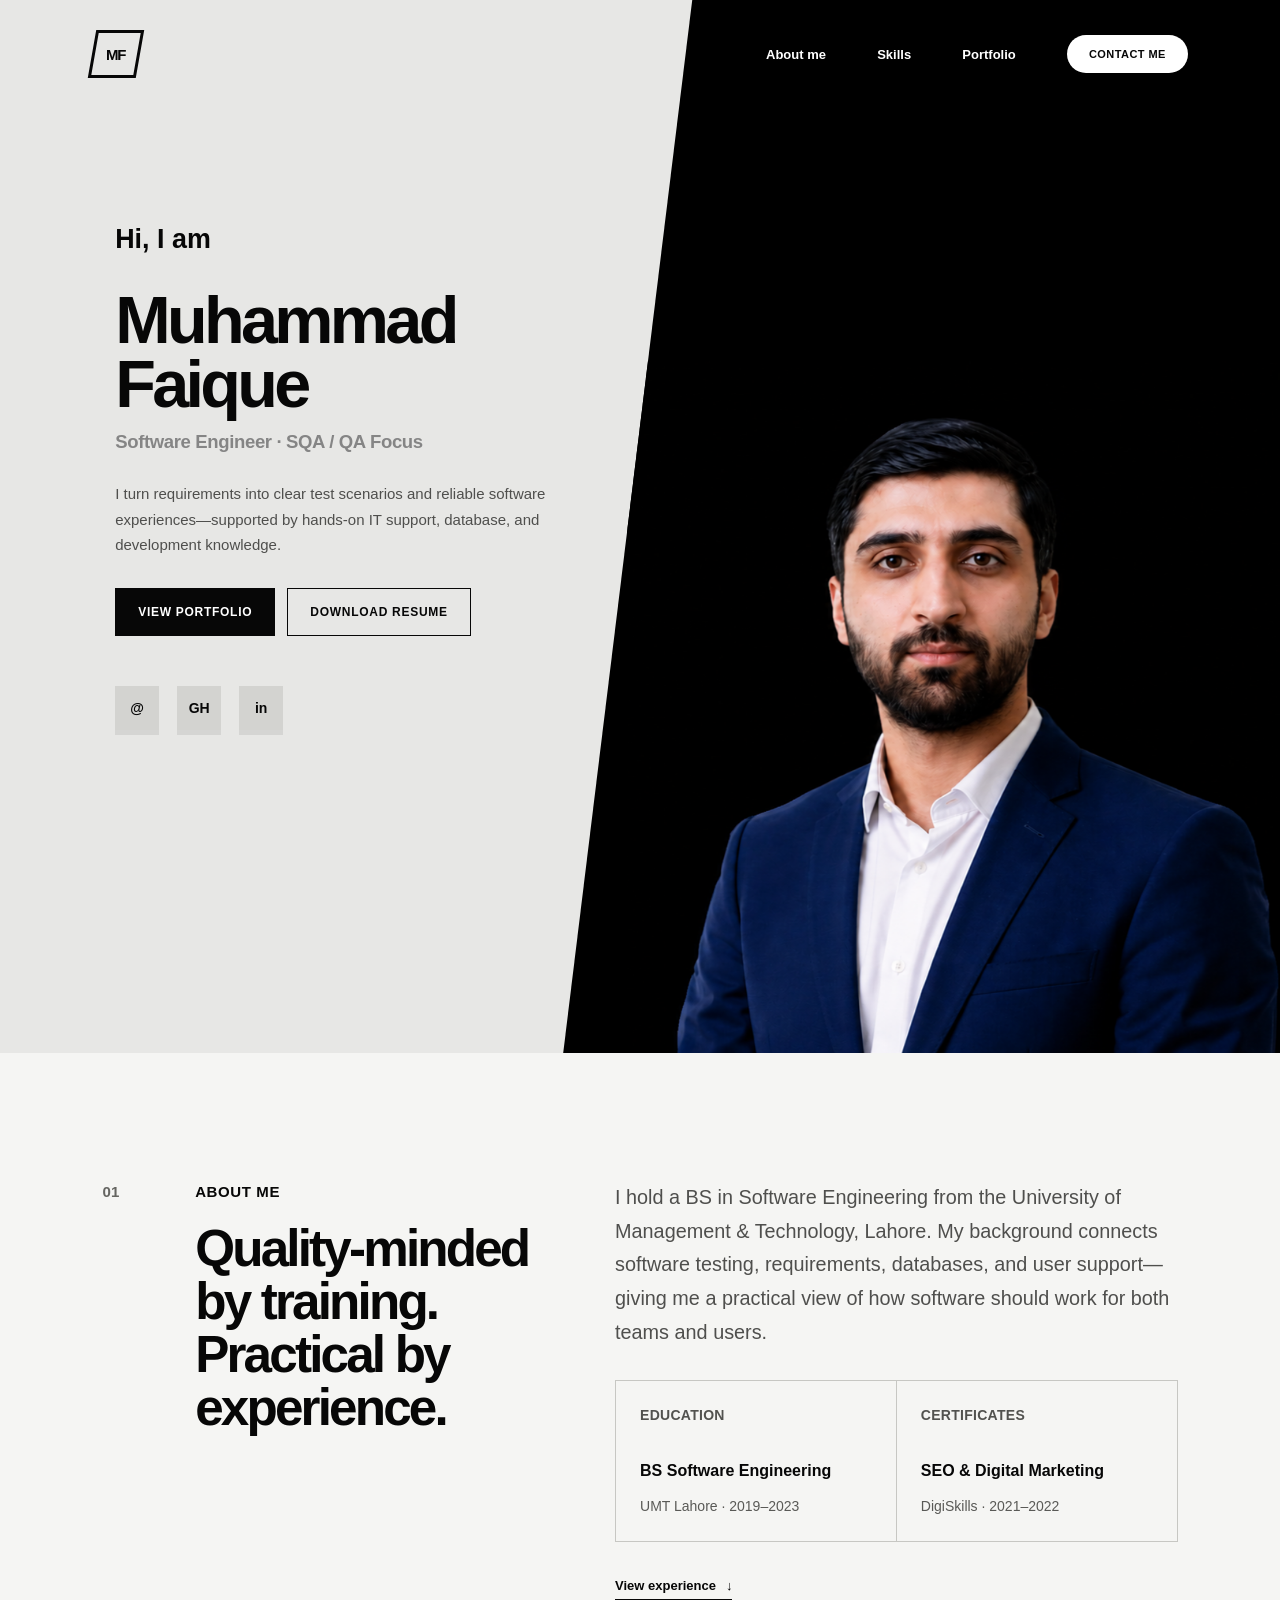
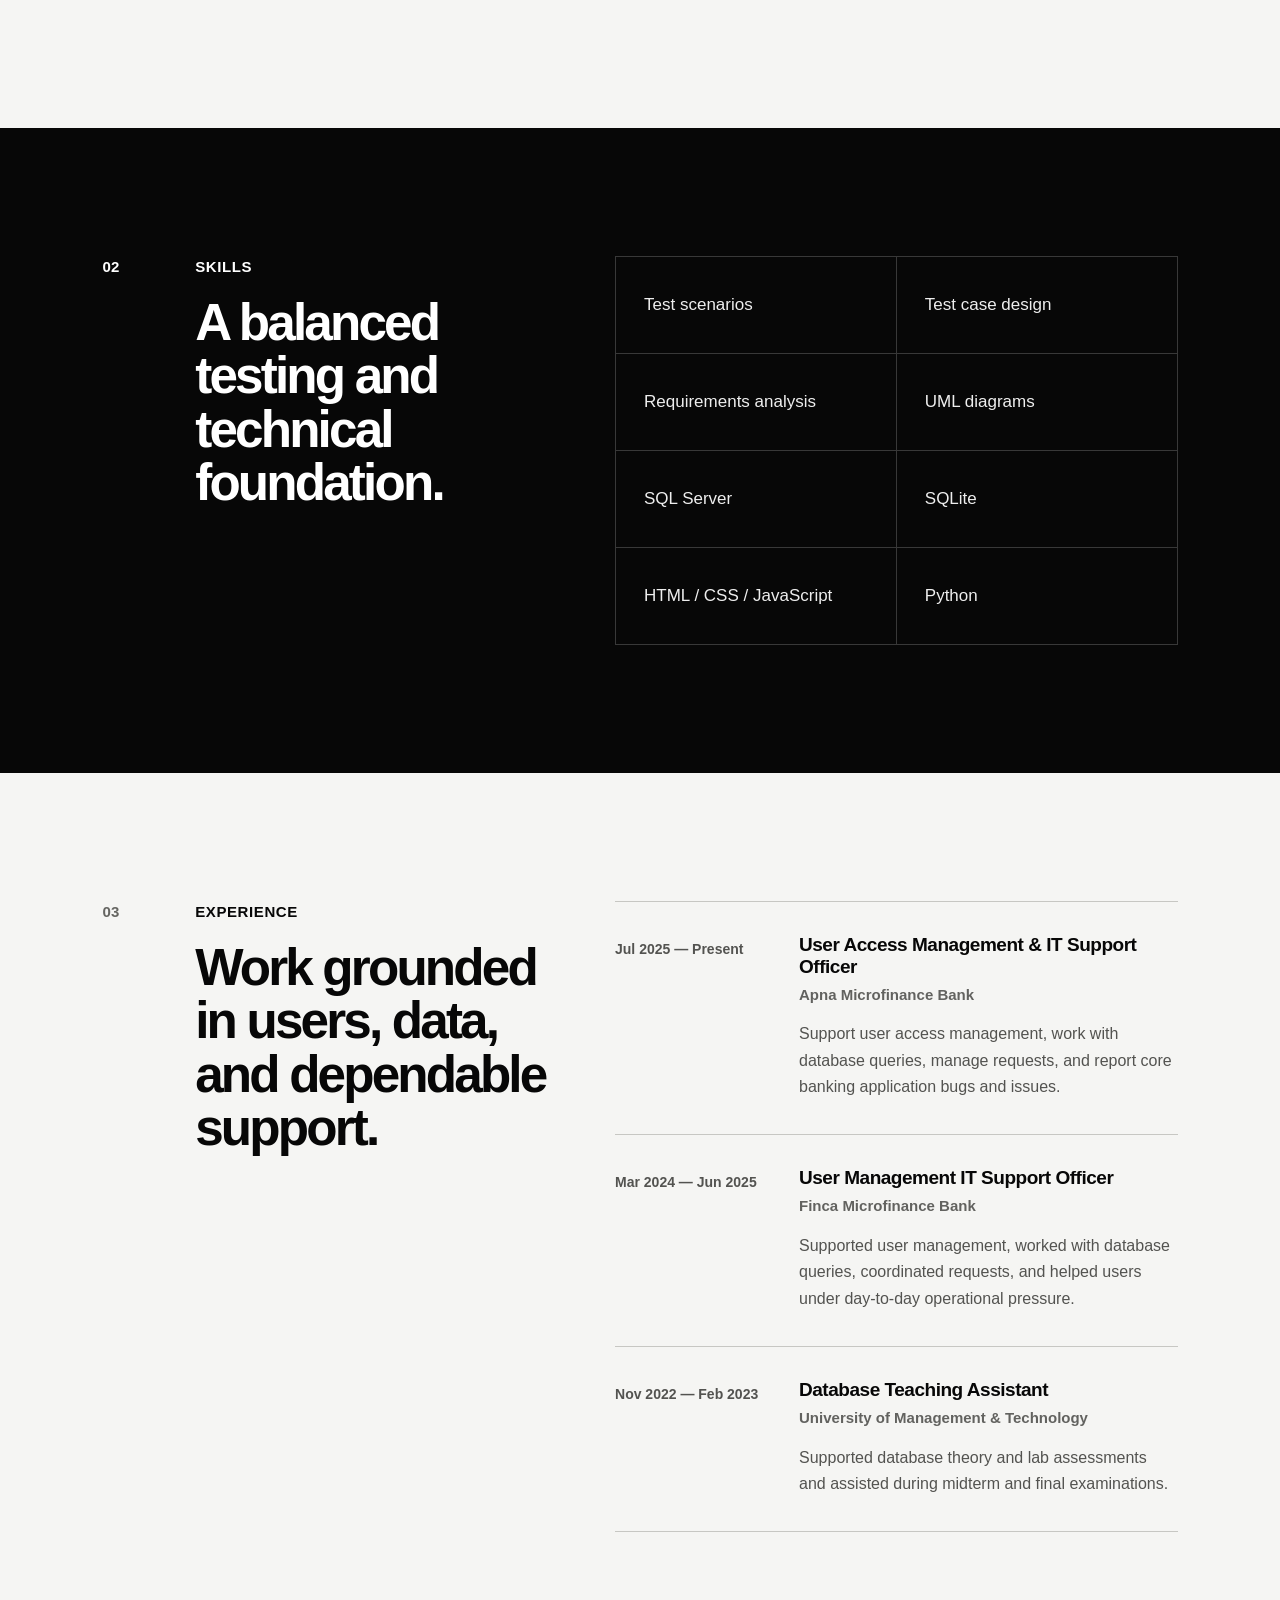
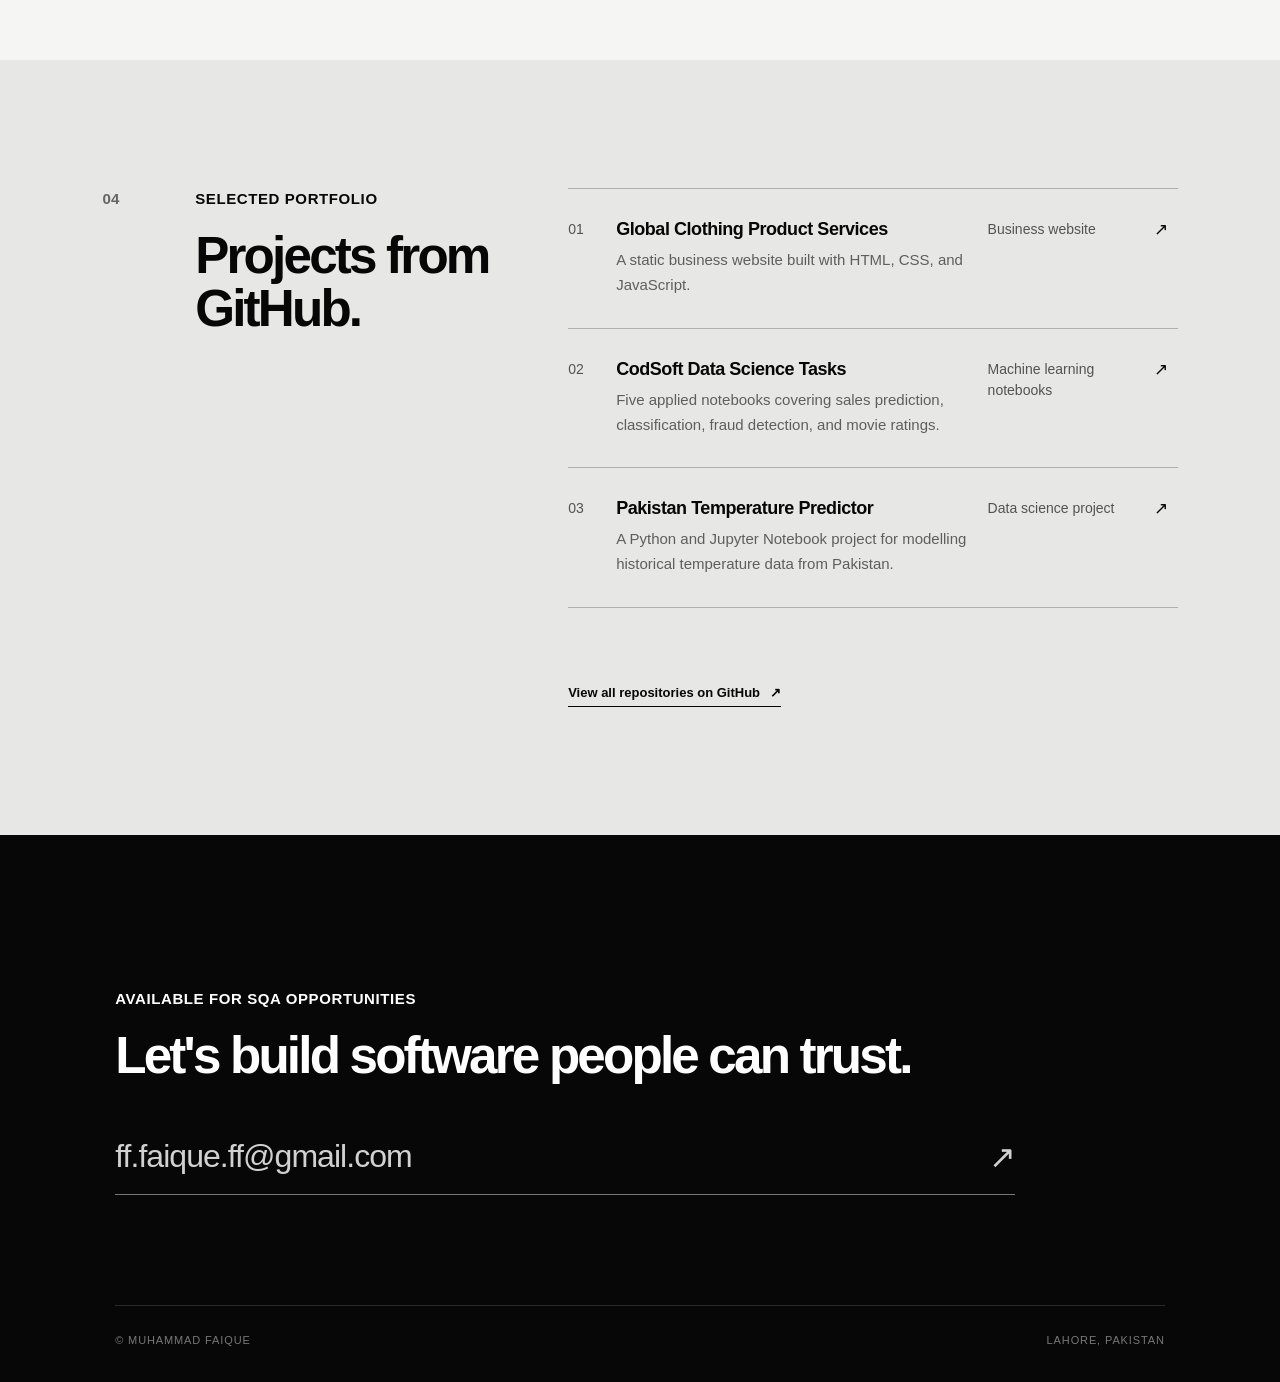
<file: index.html>
<!doctype html>
<html lang="en">
  <head>
    <meta charset="utf-8">
    <meta name="viewport" content="width=device-width, initial-scale=1">
    <meta name="theme-color" content="#070707">
    <meta
      name="description"
      content="Portfolio of Muhammad Faique, a software engineering graduate focused on SQA, software testing, requirements, databases, and reliable user experiences."
    >
    <title>Muhammad Faique | SQA &amp; Software Quality Portfolio</title>
    <link rel="icon" href="assets/favicon.svg" type="image/svg+xml">
    <link rel="stylesheet" href="style.css">
  </head>
  <body>
    <main>
      <section class="hero" id="home" aria-labelledby="hero-title">
        <header class="site-header">
          <a class="monogram" href="#home" aria-label="Muhammad Faique, home">
            <span>MF</span>
          </a>
          <nav aria-label="Primary navigation">
            <a href="#about">About me</a>
            <a href="#skills">Skills</a>
            <a href="#work">Portfolio</a>
            <a class="contact-pill" href="mailto:ff.faique.ff@gmail.com">Contact me</a>
          </nav>
        </header>

        <div class="hero-copy">
          <p class="eyebrow">Hi, I am</p>
          <h1 id="hero-title">Muhammad Faique</h1>
          <p class="role">Software Engineer &middot; SQA / QA Focus</p>
          <p class="hero-summary">
            I turn requirements into clear test scenarios and reliable software
            experiences&mdash;supported by hands-on IT support, database, and
            development knowledge.
          </p>
          <div class="hero-actions">
            <a class="button button-dark" href="#work">View portfolio</a>
            <a
              class="button button-light"
              href="assets/Muhammad-Faique-Resume.pdf"
              download
              >Download Resume</a>
          </div>
          <div class="social-links" aria-label="Professional links">
            <a href="mailto:ff.faique.ff@gmail.com" aria-label="Email Muhammad Faique">@</a>
            <a
              href="https://github.com/Faique420"
              target="_blank"
              rel="noopener noreferrer"
              aria-label="Muhammad Faique on GitHub"
            >GH</a>
            <a
              href="https://www.linkedin.com/in/muhammad-faique-b21775226"
              target="_blank"
              rel="noopener noreferrer"
              aria-label="Muhammad Faique on LinkedIn"
            >in</a>
          </div>
        </div>

        <div class="hero-visual">
          <img
            src="assets/Faique-HeroOne.png"
            alt="Muhammad Faique wearing a light-blue professional shirt"
            width="1086"
            height="1448"
          >
        </div>
      </section>

      <section class="section about-section" id="about">
        <div class="section-number" aria-hidden="true">01</div>
        <div class="section-heading">
          <p class="kicker">About me</p>
          <h2>Quality-minded by training. Practical by experience.</h2>
        </div>
        <div class="about-copy">
          <p>
            I hold a BS in Software Engineering from the University of
            Management &amp; Technology, Lahore. My background connects software
            testing, requirements, databases, and user support&mdash;giving me a
            practical view of how software should work for both teams and users.
          </p>
          <div class="profile-facts" aria-label="Education and credentials">
            <div>
              <span>Education</span>
              <strong>BS Software Engineering</strong>
              <small>UMT Lahore &middot; 2019&ndash;2023</small>
            </div>
            <div>
              <span>Certificates</span>
              <strong>SEO &amp; Digital Marketing</strong>
              <small>DigiSkills &middot; 2021&ndash;2022</small>
            </div>
          </div>
          <a class="text-link" href="#experience">View experience <span>&darr;</span></a>
        </div>
      </section>

      <section class="section skills-section" id="skills">
        <div class="section-number light" aria-hidden="true">02</div>
        <div class="section-heading light">
          <p class="kicker">Skills</p>
          <h2>A balanced testing and technical foundation.</h2>
        </div>
        <div class="skill-list">
          <span>Test scenarios</span>
          <span>Test case design</span>
          <span>Requirements analysis</span>
          <span>UML diagrams</span>
          <span>SQL Server</span>
          <span>SQLite</span>
          <span>HTML / CSS / JavaScript</span>
          <span>Python</span>
        </div>
      </section>

      <section class="section experience-section" id="experience">
        <div class="section-number" aria-hidden="true">03</div>
        <div class="section-heading">
          <p class="kicker">Experience</p>
          <h2>Work grounded in users, data, and dependable support.</h2>
        </div>
        <div class="experience-list">
          <article class="experience-item">
            <p class="experience-period">Jul 2025 &mdash; Present</p>
            <h3>User Access Management &amp; IT Support Officer</h3>
            <p class="experience-org">Apna Microfinance Bank</p>
            <p class="experience-description">
              Support user access management, work with database queries, manage
              requests, and report core banking application bugs and issues.
            </p>
          </article>
          <article class="experience-item">
            <p class="experience-period">Mar 2024 &mdash; Jun 2025</p>
            <h3>User Management IT Support Officer</h3>
            <p class="experience-org">Finca Microfinance Bank</p>
            <p class="experience-description">
              Supported user management, worked with database queries, coordinated
              requests, and helped users under day-to-day operational pressure.
            </p>
          </article>
          <article class="experience-item">
            <p class="experience-period">Nov 2022 &mdash; Feb 2023</p>
            <h3>Database Teaching Assistant</h3>
            <p class="experience-org">University of Management &amp; Technology</p>
            <p class="experience-description">
              Supported database theory and lab assessments and assisted during
              midterm and final examinations.
            </p>
          </article>
        </div>
      </section>

      <section class="section work-section" id="work">
        <div class="section-number" aria-hidden="true">04</div>
        <div class="section-heading">
          <p class="kicker">Selected portfolio</p>
          <h2>Projects from GitHub.</h2>
        </div>
        <div class="project-list">
          <a
            class="project-row"
            href="https://github.com/Faique420/GCPSWebsite"
            target="_blank"
            rel="noopener noreferrer"
          >
            <span class="project-index">01</span>
            <span class="project-main">
              <strong>Global Clothing Product Services</strong>
              <small>A static business website built with HTML, CSS, and JavaScript.</small>
            </span>
            <span class="project-type">Business website</span>
            <span class="project-arrow" aria-hidden="true">&nearr;</span>
          </a>

          <a
            class="project-row"
            href="https://github.com/Faique420/CodSoft-Tasks"
            target="_blank"
            rel="noopener noreferrer"
          >
            <span class="project-index">02</span>
            <span class="project-main">
              <strong>CodSoft Data Science Tasks</strong>
              <small>Five applied notebooks covering sales prediction, classification, fraud detection, and movie ratings.</small>
            </span>
            <span class="project-type">Machine learning notebooks</span>
            <span class="project-arrow" aria-hidden="true">&nearr;</span>
          </a>

          <a
            class="project-row"
            href="https://github.com/Faique420/DataScience-Project-Faique-F2019065048-W1"
            target="_blank"
            rel="noopener noreferrer"
          >
            <span class="project-index">03</span>
            <span class="project-main">
              <strong>Pakistan Temperature Predictor</strong>
              <small>A Python and Jupyter Notebook project for modelling historical temperature data from Pakistan.</small>
            </span>
            <span class="project-type">Data science project</span>
            <span class="project-arrow" aria-hidden="true">&nearr;</span>
          </a>
        </div>
        <a
          class="github-link"
          href="https://github.com/Faique420"
          target="_blank"
          rel="noopener noreferrer"
        >View all repositories on GitHub <span>&nearr;</span></a>
      </section>

      <section class="contact-section" id="contact">
        <p class="kicker">Available for SQA opportunities</p>
        <h2>Let&apos;s build software people can trust.</h2>
        <a class="contact-email" href="mailto:ff.faique.ff@gmail.com">
          ff.faique.ff@gmail.com <span>&nearr;</span>
        </a>
        <footer>
          <span>&copy; Muhammad Faique</span>
          <span>Lahore, Pakistan</span>
        </footer>
      </section>
    </main>
  </body>
</html>
</file>
<file: style.css>
:root {
  --paper: #e7e7e5;
  --soft: #f5f5f3;
  --ink: #070707;
  --muted: #858585;
  --line: #c7c7c3;
  --white: #ffffff;
}

* {
  box-sizing: border-box;
}

html {
  scroll-behavior: smooth;
  scroll-padding-top: 80px;
}

body {
  margin: 0;
  background: var(--soft);
  color: var(--ink);
  font-family: Arial, Helvetica, sans-serif;
  -webkit-font-smoothing: antialiased;
}

a {
  color: inherit;
  text-decoration: none;
}

.hero {
  position: relative;
  min-height: 117svh;
  overflow: hidden;
  background: var(--paper);
}

.site-header {
  position: absolute;
  inset: 0 0 auto 0;
  z-index: 20;
  display: flex;
  align-items: center;
  justify-content: space-between;
  width: 100%;
  padding: 30px clamp(28px, 7.2vw, 112px);
}

.monogram {
  display: grid;
  width: 48px;
  height: 48px;
  place-items: center;
  border: 3px solid var(--ink);
  font-size: 15px;
  font-weight: 900;
  letter-spacing: -0.07em;
  transform: skew(-10deg);
}

.monogram span {
  transform: skew(10deg);
}

nav {
  display: flex;
  align-items: center;
  gap: clamp(26px, 4vw, 64px);
  color: var(--white);
  font-size: 13px;
  font-weight: 650;
}

nav a {
  position: relative;
}

nav a:not(.contact-pill)::after {
  position: absolute;
  right: 0;
  bottom: -8px;
  left: 0;
  height: 1px;
  background: currentColor;
  content: "";
  transform: scaleX(0);
  transform-origin: right;
  transition: transform 180ms ease;
}

nav a:hover::after,
nav a:focus-visible::after {
  transform: scaleX(1);
  transform-origin: left;
}

.contact-pill {
  border-radius: 999px;
  background: var(--white);
  color: var(--ink);
  padding: 13px 22px;
  text-transform: uppercase;
  font-size: 11px;
  letter-spacing: 0.04em;
}

.hero-copy {
  position: relative;
  z-index: 10;
  display: flex;
  min-height: 100svh;
  width: 54%;
  max-width: 820px;
  flex-direction: column;
  justify-content: center;
  padding: 124px 32px 70px clamp(28px, 9vw, 142px);
}

.eyebrow {
  margin: 0 0 34px;
  font-size: clamp(20px, 2.1vw, 32px);
  font-weight: 680;
}

.hero h1 {
  max-width: 760px;
  margin: 0;
  font-size: clamp(46px, 5.2vw, 82px);
  font-weight: 700;
  letter-spacing: -0.055em;
  line-height: 0.96;
}

.role {
  margin: 14px 0 0;
  color: var(--muted);
  font-size: clamp(15px, 1.45vw, 22px);
  font-weight: 650;
  letter-spacing: -0.02em;
}

.hero-summary {
  max-width: 450px;
  margin: 28px 0 0;
  color: #4f4f4d;
  font-size: 15px;
  line-height: 1.7;
}

.hero-actions {
  display: flex;
  flex-wrap: wrap;
  gap: 12px;
  margin-top: 30px;
}

.button {
  display: inline-flex;
  min-height: 48px;
  align-items: center;
  justify-content: center;
  border: 1px solid var(--ink);
  padding: 0 22px;
  font-size: 12px;
  font-weight: 700;
  text-transform: uppercase;
  letter-spacing: 0.06em;
  transition: transform 180ms ease, background 180ms ease, color 180ms ease;
}

.button:hover,
.button:focus-visible {
  transform: translateY(-2px);
}

.button-dark {
  background: var(--ink);
  color: var(--white);
}

.button-light:hover,
.button-light:focus-visible {
  background: var(--ink);
  color: var(--white);
}

.social-links {
  display: flex;
  gap: 18px;
  margin-top: 50px;
}

.social-links a {
  display: grid;
  width: 44px;
  height: 44px;
  place-items: center;
  background: #d3d3d0;
  box-shadow: 0 5px 0 rgb(0 0 0 / 8%);
  font-size: 14px;
  font-weight: 850;
  transition: background 180ms ease, color 180ms ease, transform 180ms ease;
}

.social-links a:hover,
.social-links a:focus-visible {
  background: var(--ink);
  color: var(--white);
  transform: translateY(-2px);
}

.hero-visual {
  position: absolute;
  inset: 0 0 0 auto;
  z-index: 2;
  width: 56%;
  background: #000;
  clip-path: polygon(18% 0, 100% 0, 100% 100%, 0 100%);
}

.hero-visual img {
  position: absolute;
  right: clamp(-70px, -2vw, -12px);
  bottom: 0;
  width: min(53vw, 770px);
  height: 100%;
  object-fit: contain;
  object-position: center bottom;
}

.section {
  position: relative;
  display: grid;
  grid-template-columns: 48px minmax(240px, 0.8fr) minmax(360px, 1.2fr);
  gap: clamp(28px, 3.5vw, 56px);
  padding: clamp(88px, 10vw, 150px) clamp(28px, 8vw, 124px);
}

.section-number {
  color: #656561;
  font-family: Arial, Helvetica, sans-serif;
  font-size: 15px;
  font-weight: 600;
  line-height: 1.5;
  letter-spacing: 0.02em;
}

.section-heading {
  max-width: 520px;
}

.kicker {
  margin: 0 0 18px;
  font-size: 15px;
  line-height: 1.5;
  font-weight: 700;
  text-transform: uppercase;
  letter-spacing: 0.04em;
}

.section h2,
.contact-section h2 {
  margin: 0;
  font-size: clamp(34px, 4vw, 62px);
  font-weight: 650;
  letter-spacing: -0.055em;
  line-height: 1.04;
}

.about-section {
  background: var(--soft);
}

.about-copy {
  align-self: end;
  max-width: 620px;
}

.about-copy p {
  margin: 0 0 30px;
  color: #4f4f4d;
  font-size: clamp(16px, 1.55vw, 21px);
  line-height: 1.7;
}

.profile-facts {
  display: grid;
  grid-template-columns: repeat(2, minmax(0, 1fr));
  gap: 1px;
  margin: 0 0 34px;
  background: var(--line);
  border: 1px solid var(--line);
}

.profile-facts div {
  display: flex;
  min-height: 160px;
  flex-direction: column;
  justify-content: flex-end;
  background: var(--soft);
  padding: 24px;
  gap: 8px;
}

.profile-facts span {
  margin-bottom: auto;
  font-weight: 600;
  line-height: 1.5;
  color: #52524f;
  font-family: Arial, Helvetica, sans-serif;
  font-size: 14px;
  text-transform: uppercase;
  letter-spacing: 0.02em;
}

.profile-facts strong {
  font-size: 16px;
  line-height: 1.5;
}

.profile-facts small {
  margin-top: 5px;
  color: #595956;
  font-size: 14px;
  line-height: 1.5;
}

.text-link,
.github-link {
  display: inline-flex;
  align-items: center;
  gap: 10px;
  border-bottom: 1px solid var(--ink);
  padding-bottom: 6px;
  font-size: 13px;
  font-weight: 700;
}

.skills-section {
  background: var(--ink);
  color: var(--white);
}

.light {
  color: var(--white);
}

.skill-list {
  display: grid;
  grid-template-columns: repeat(2, minmax(0, 1fr));
  gap: 1px;
  background: #383838;
  border: 1px solid #383838;
}

.skill-list span {
  min-height: 96px;
  display: flex;
  align-items: center;
  background: var(--ink);
  padding: 24px 28px;
  color: #eeeeee;
  font-size: 17px;
  font-weight: 500;
  line-height: 1.5;
}

.experience-section {
  background: var(--soft);
}

.experience-list {
  border-top: 1px solid var(--line);
}

.experience-item {
  display: grid;
  grid-template-columns: 160px minmax(0, 1fr);
  column-gap: 24px;
  border-bottom: 1px solid var(--line);
  padding: 32px 0 34px;
}

.experience-period {
  grid-row: 1 / span 3;
  margin: 4px 0 0;
  color: #535350;
  font-family: Arial, Helvetica, sans-serif;
  font-size: 14px;
  font-weight: 600;
  line-height: 1.6;
  letter-spacing: 0;
}

.experience-item h3 {
  margin: 0;
  font-size: 19px;
  letter-spacing: -0.025em;
}

.experience-org {
  margin: 6px 0 0;
  color: #62625f;
  font-size: 15px;
  line-height: 1.5;
  font-weight: 600;
}

.experience-description {
  max-width: 520px;
  margin: 15px 0 0;
  color: #535350;
  font-size: 16px;
  line-height: 1.65;
}

.work-section {
  grid-template-columns: 48px minmax(240px, 0.7fr) minmax(420px, 1.3fr);
  background: var(--paper);
}

.project-list {
  border-top: 1px solid #afafab;
}

.project-row {
  display: grid;
  grid-template-columns: 32px minmax(0, 1fr) 150px 24px;
  gap: 16px;
  align-items: start;
  border-bottom: 1px solid #afafab;
  padding: 30px 0;
  transition: padding 180ms ease;
}

.project-row:hover,
.project-row:focus-visible {
  padding-right: 10px;
  padding-left: 10px;
}

.project-index,
.project-type {
  color: #535350;
  font-family: Arial, Helvetica, sans-serif;
  font-size: 14px;
  font-weight: 500;
  line-height: 1.5;
}

.project-main {
  display: flex;
  flex-direction: column;
  gap: 8px;
}

.project-main strong {
  font-size: 18px;
  letter-spacing: -0.025em;
}

.project-main small {
  max-width: 520px;
  color: #5e5e5b;
  font-size: 15px;
  line-height: 1.65;
}

.project-arrow {
  font-size: 17px;
}

.github-link {
  grid-column: 3;
  margin-top: 32px;
  justify-self: start;
}

.contact-section {
  background: var(--ink);
  color: var(--white);
  padding: clamp(90px, 12vw, 180px) clamp(28px, 9vw, 142px) 36px;
}

.contact-section h2 {
  max-width: 850px;
}

.contact-email {
  display: flex;
  max-width: 900px;
  align-items: center;
  justify-content: space-between;
  border-bottom: 1px solid #777;
  margin-top: 56px;
  padding-bottom: 18px;
  color: #d1d1d1;
  font-size: clamp(18px, 2.5vw, 34px);
  letter-spacing: -0.03em;
}

footer {
  display: flex;
  justify-content: space-between;
  border-top: 1px solid #292929;
  margin-top: 110px;
  padding-top: 28px;
  color: #777;
  font-size: 11px;
  text-transform: uppercase;
  letter-spacing: 0.08em;
}

:focus-visible {
  outline: 2px solid currentColor;
  outline-offset: 4px;
}

@media (max-width: 1100px) {
  .site-header {
    padding-right: 38px;
    padding-left: 38px;
  }

  nav {
    gap: 26px;
  }

  .hero-copy {
    width: 58%;
    padding-left: 7vw;
  }

  .hero-visual {
    width: 53%;
  }

  .hero-summary {
    max-width: 470px;
  }

  .section,
  .work-section {
    grid-template-columns: 40px minmax(200px, 0.75fr) minmax(300px, 1.25fr);
    gap: 34px;
  }
}

@media (min-width: 821px) and (max-width: 1100px) {
  .experience-item {
    grid-template-columns: 1fr;
    gap: 8px;
  }

  .experience-period {
    grid-row: auto;
    margin-bottom: 6px;
  }

  .project-row {
    grid-template-columns: 28px minmax(0, 1fr) 22px;
    gap: 12px;
  }

  .project-type {
    grid-column: 2;
  }

  .project-arrow {
    grid-column: 3;
    grid-row: 1;
  }
}

@media (max-width: 820px) {
  .hero {
    display: flex;
    min-height: auto;
    flex-direction: column;
    padding-top: 84px;
  }

  .site-header {
    position: fixed;
    z-index: 50;
    background: rgb(231 231 229 / 92%);
    padding: 16px 22px;
    backdrop-filter: blur(12px);
  }

  .monogram {
    width: 40px;
    height: 40px;
  }

  nav {
    gap: 18px;
    color: var(--ink);
  }

  nav a:nth-child(2),
  nav a:nth-child(3) {
    display: none;
  }

  .contact-pill {
    border: 1px solid var(--ink);
    padding: 10px 14px;
  }

  .hero-copy {
    min-height: auto;
    width: 100%;
    max-width: none;
    padding: 80px 24px 64px;
  }

  .eyebrow {
    margin-bottom: 22px;
  }

  .hero-summary {
    max-width: 620px;
  }

  .social-links {
    margin-top: 38px;
  }

  .hero-visual {
    position: relative;
    width: 100%;
    height: 520px;
    clip-path: polygon(0 9%, 100% 0, 100% 100%, 0 100%);
  }

  .hero-visual img {
    right: 50%;
    width: min(92vw, 590px);
    height: 95%;
    transform: translateX(50%);
  }

  .section,
  .work-section {
    grid-template-columns: 1fr;
    gap: 34px;
    padding: 82px 24px;
  }

  .section-number {
    display: none;
  }

  .github-link {
    grid-column: 1;
  }
}

@media (max-width: 560px) {
  nav a:first-child {
    display: none;
  }

  .hero h1 {
    font-size: clamp(48px, 15vw, 68px);
  }

  .role {
    max-width: 340px;
  }

  .hero-visual {
    height: 420px;
  }

  .skill-list {
    grid-template-columns: 1fr;
  }

  .profile-facts {
    grid-template-columns: 1fr;
  }

  .experience-item {
    grid-template-columns: 1fr;
    gap: 8px;
  }

  .experience-period {
    grid-row: auto;
    margin-bottom: 8px;
  }

  .project-row {
    grid-template-columns: 30px minmax(0, 1fr) 22px;
    gap: 12px;
  }

  .project-type {
    display: none;
  }

  footer {
    flex-direction: column;
    gap: 10px;
  }
}

@media (prefers-reduced-motion: reduce) {
  html {
    scroll-behavior: auto;
  }

  *,
  *::before,
  *::after {
    scroll-behavior: auto !important;
    transition-duration: 0.01ms !important;
  }
}
</file>
